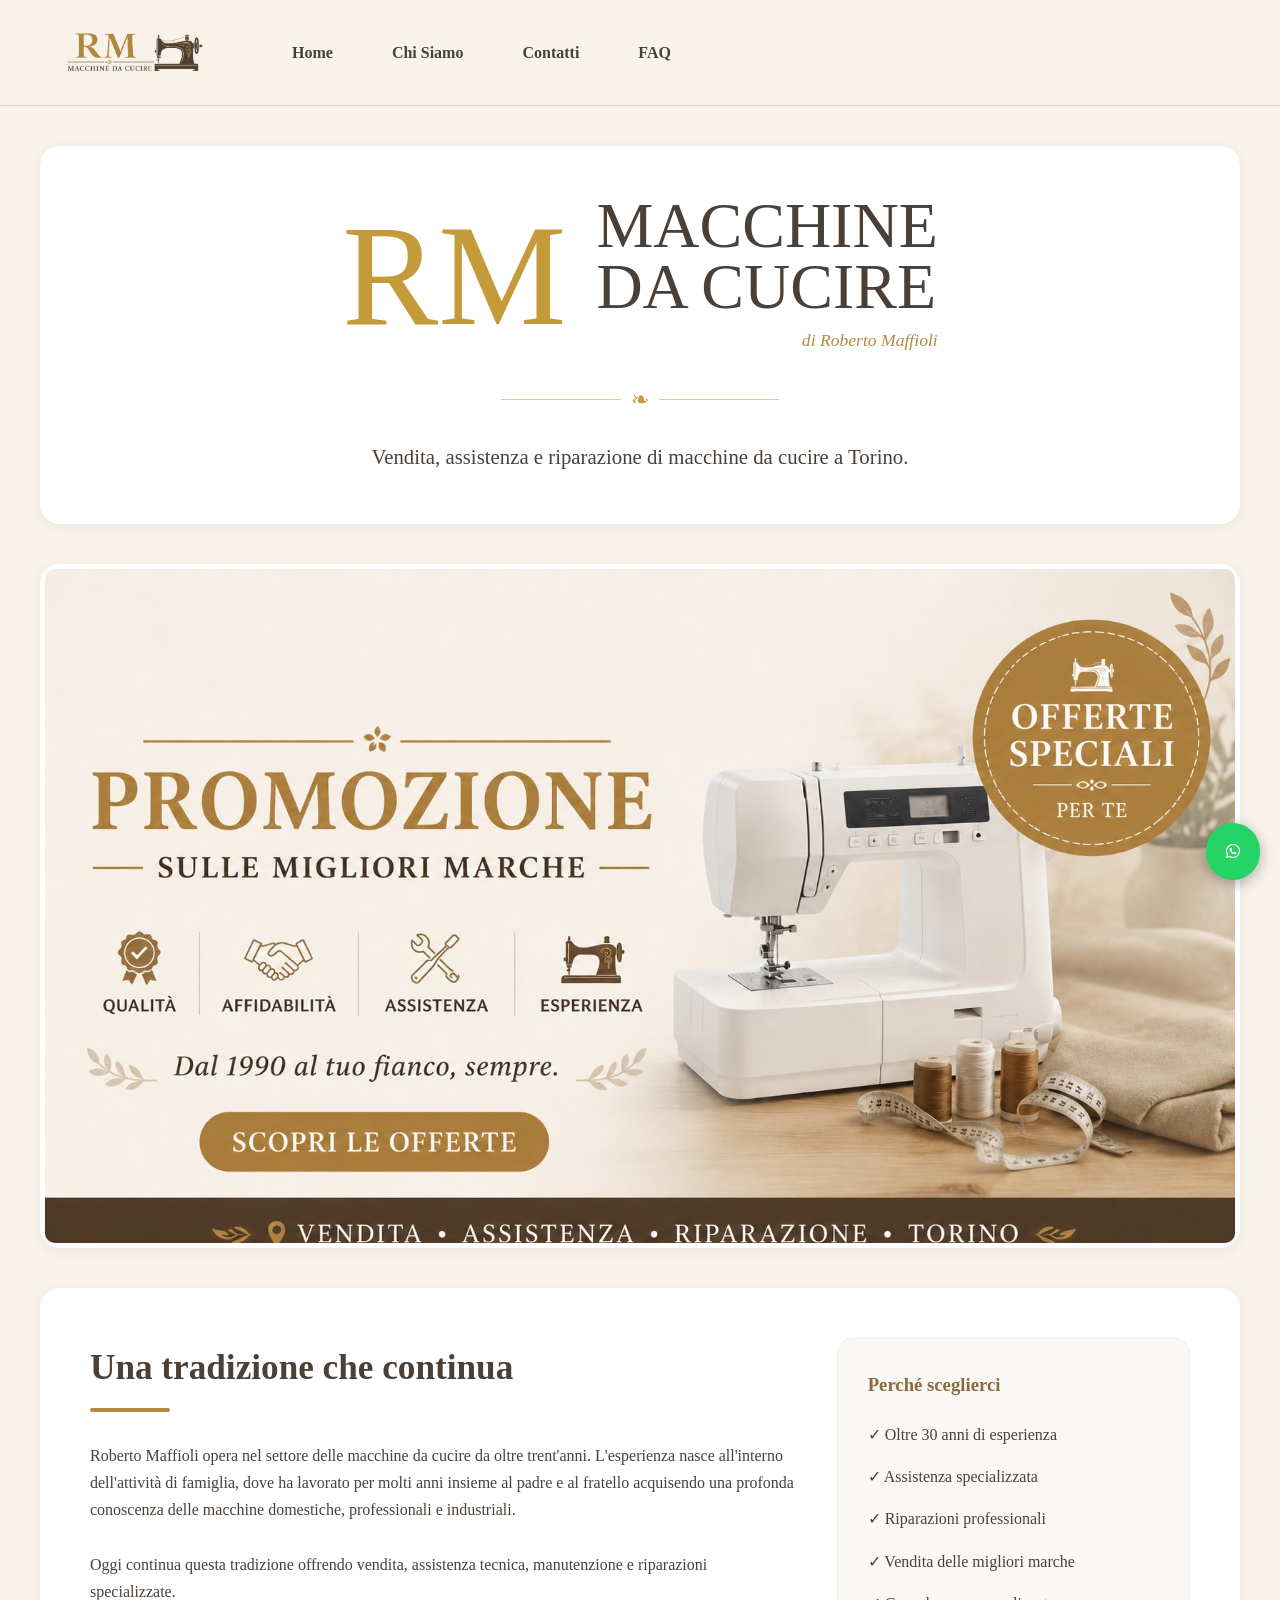
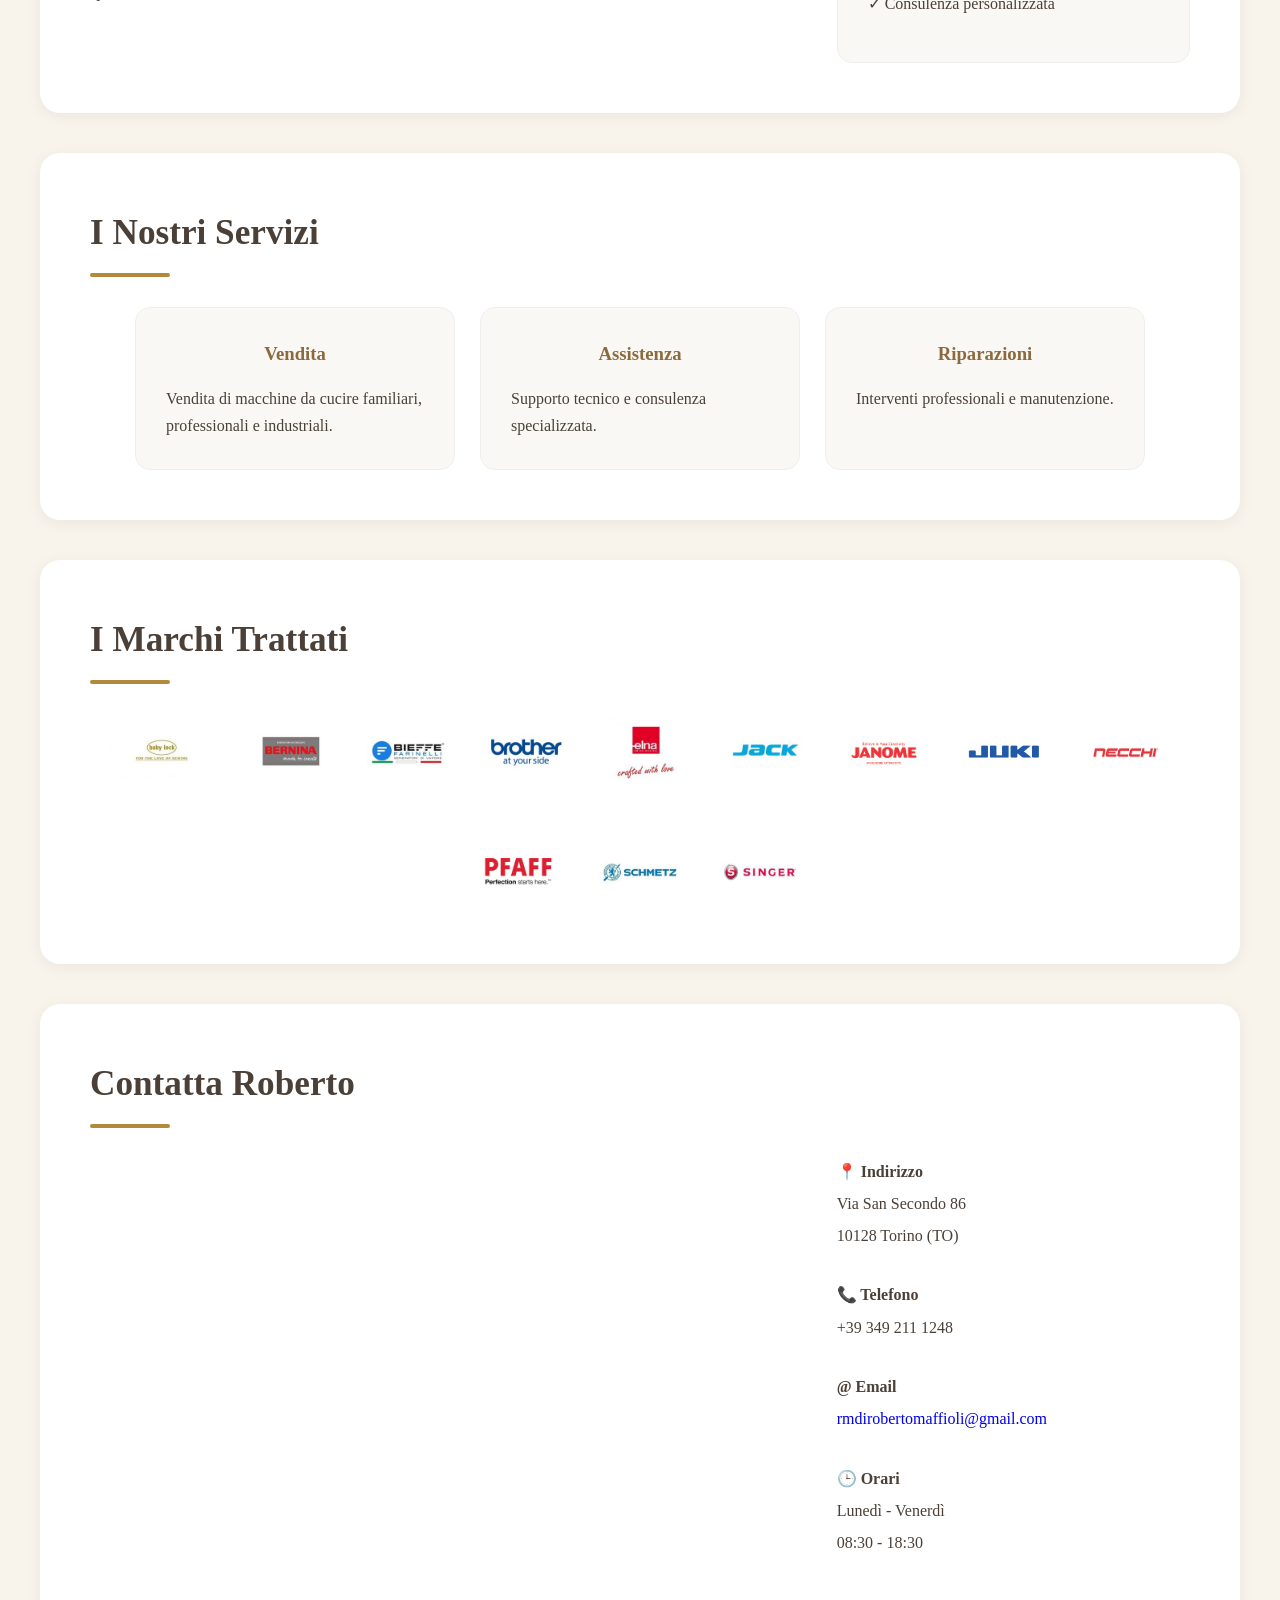
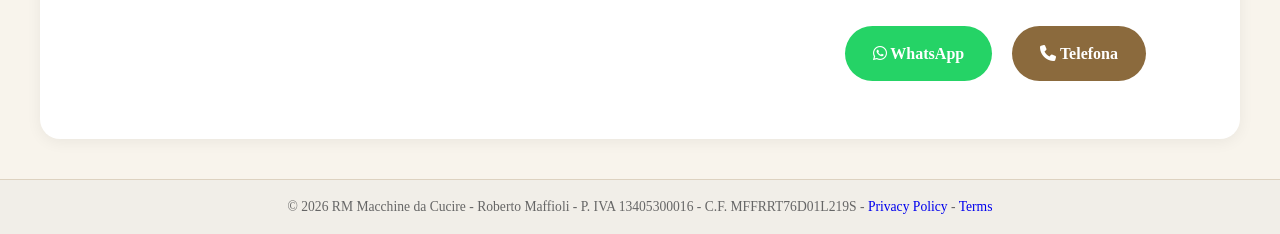
<file: index.html>
<!DOCTYPE html>
<html lang="it">

<head>

    <meta charset="UTF-8">
    <meta name="viewport" content="width=device-width, initial-scale=1.0">

    <title>RM Macchine da Cucire Torino</title>

    <meta name="description"
          content="Vendita, assistenza e riparazione di macchine da cucire a Torino.">

    <!-- Anteprime social (WhatsApp, Facebook, ecc.) -->
    <meta property="og:title" content="RM Macchine da Cucire Torino">
    <meta property="og:description" content="Vendita, assistenza e riparazione di macchine da cucire a Torino.">
    <meta property="og:image" content="https://www.rmmacchinedacucire.it/images/logo.jpg">
    <meta property="og:type" content="website">
    <meta property="og:locale" content="it_IT">
    <meta property="og:url" content="https://www.rmmacchinedacucire.it/">

    <link rel="icon" type="image/png" href="images/favicon.png">
    <link rel="apple-touch-icon" href="images/favicon.png">

    <link rel="stylesheet" href="css/style.css">
    <link rel="stylesheet"
          href="https://cdnjs.cloudflare.com/ajax/libs/font-awesome/6.5.2/css/all.min.css">

    <!-- Dati strutturati per Google (scheda attività / Maps) -->
    <script type="application/ld+json">
        {
          "@context": "https://schema.org",
          "@type": "LocalBusiness",
          "name": "RM Macchine da Cucire",
          "image": "https://www.rmmacchinedacucire.it/images/logo.jpg",
          "telephone": "+393492111248",
          "address": {
            "@type": "PostalAddress",
            "streetAddress": "Via San Secondo 86",
            "addressLocality": "Torino",
            "addressCountry": "IT"
          },
          "openingHoursSpecification": {
            "@type": "OpeningHoursSpecification",
            "dayOfWeek": ["Monday","Tuesday","Wednesday","Thursday","Friday"],
            "opens": "08:30",
            "closes": "18:30"
          },
          "url": "https://www.rmmacchinedacucire.it/"
        }
    </script>

</head>


<body>


    <header>

        <div class="header-container">

            <img src="images/logo.jpg" class="logo" alt="RM Macchine da Cucire Torino">

            <button class="menu-toggle" aria-label="Apri menu">☰</button>

            <nav>
                <a href="index.html">Home</a>
                <a href="chi-siamo.html">Chi Siamo</a>
                <a href="contatti.html">Contatti</a>
                <a href="faq.html">FAQ</a>
            </nav>

        </div>

    </header>

    <section class="section-box hero-box">

        <div class="hero-logo-row">

            <div class="hero-rm">
                RM
            </div>

            <div class="hero-text">

                <div class="hero-logo-bottom">
                    MACCHINE<br>
                    DA CUCIRE
                </div>

                <div class="hero-owner">
                    di Roberto Maffioli
                </div>

            </div>

        </div>

        <div class="hero-divider">❧</div>

        <p class="hero-slogan">
            Vendita, assistenza e riparazione di macchine da cucire a Torino.
        </p>

    </section>

    <section class="section-box promo-box">

        <div class="promo-banner">

            <img src="images/promo2.jpg" class="active" alt="Promozione 1">
            <img src="images/slide2.jpg" alt="Promozione 2">
            <img src="images/slide5.jpg" alt="Promozione 3">

        </div>

    </section>


    <section class="section-box">

        <div class="about-grid">

            <div class="about-left">

                <h2>Una tradizione che continua</h2>

                <p>
                    Roberto Maffioli opera nel settore delle macchine da cucire da oltre trent'anni.
                    L'esperienza nasce all'interno dell'attività di famiglia, dove ha lavorato per molti anni
                    insieme al padre e al fratello acquisendo una profonda conoscenza delle macchine
                    domestiche, professionali e industriali.
                </p>

                <br>

                <p>
                    Oggi continua questa tradizione offrendo vendita, assistenza tecnica,
                    manutenzione e riparazioni specializzate.
                </p>

            </div>

            <div class="about-right">

                <h3>Perché sceglierci</h3>

                <ul>
                    <li>✓ Oltre 30 anni di esperienza</li>
                    <li>✓ Assistenza specializzata</li>
                    <li>✓ Riparazioni professionali</li>
                    <li>✓ Vendita delle migliori marche</li>
                    <li>✓ Consulenza personalizzata</li>
                </ul>

            </div>

        </div>

    </section>

    <section class="section-box">

        <h2>I Nostri Servizi</h2>

        <div class="services">

            <div class="service-card">

                <h3>Vendita</h3>

                <p>
                    Vendita di macchine da cucire familiari, professionali e industriali.
                </p>

            </div>

            <div class="service-card">

                <h3>Assistenza</h3>

                <p>
                    Supporto tecnico e consulenza specializzata.
                </p>

            </div>

            <div class="service-card">

                <h3>Riparazioni</h3>

                <p>
                    Interventi professionali e manutenzione.
                </p>

            </div>

        </div>

    </section>

    <section class="section-box">

        <h2>I Marchi Trattati</h2>

        <div class="brand-logos">

            <img src="images/marchi/babylock.jpeg" alt="Logo Babylock" loading="lazy">
            <img src="images/marchi/bernina.jpeg" alt="Logo Bernina" loading="lazy">
            <img src="images/marchi/bieffe.jpeg" alt="Logo Bieffe" loading="lazy">
            <img src="images/marchi/brother.jpeg" alt="Logo Brother" loading="lazy">
            <img src="images/marchi/elna.jpeg" alt="Logo Elna" loading="lazy">
            <img src="images/marchi/jack.jpeg" alt="Logo Jack" loading="lazy">
            <img src="images/marchi/janome.png" alt="Logo Janome" loading="lazy">
            <img src="images/marchi/juki.png" alt="Logo Juki" loading="lazy">
            <img src="images/marchi/necchi.png" alt="Logo Necchi" loading="lazy">
            <img src="images/marchi/pfaff.png" alt="Logo Pfaff" loading="lazy">
            <img src="images/marchi/SCHMETZ.jpeg" alt="Logo Schmetz" loading="lazy">
            <img src="images/marchi/singer.jpeg" alt="Logo Singer" loading="lazy">

        </div>

    </section>


    <section class="section-box">

        <h2>Contatta Roberto</h2>

        <div class="location-grid">

            <div class="location-map">

                <iframe src="https://www.google.com/maps?q=Via+San+Secondo+86,+Torino&output=embed"
                        width="100%"
                        height="350"
                        style="border:0;"
                        loading="lazy">
                </iframe>

            </div>

            <div class="location-info">

                <p><strong>📍 Indirizzo</strong></p>
                <p>Via San Secondo 86</p>
                <p>10128 Torino (TO)</p>

                <br>

                <p><strong>📞 Telefono</strong></p>
                <p>+39 349 211 1248</p>

                <br>

                <p><strong>@ Email</strong></p>
                <p>
                    <a href="mailto:rmdirobertomaffioli@gmail.com">
                        rmdirobertomaffioli@gmail.com
                    </a>
                </p>

                <br>

                <p><strong>🕒 Orari</strong></p>
                <p>Lunedì - Venerdì</p>
                <p>08:30 - 18:30</p>

                <br>

                <div class="button-container">

                    <a href="https://wa.me/393492111248"
                       target="_blank"
                       aria-label="WhatsApp"
                       class="btn btn-whatsapp">
                        <i class="fa-brands fa-whatsapp"></i>
                        WhatsApp
                    </a>

                    <a href="tel:+393492111248"
                       class="btn btn-phone">
                        <i class="fa-solid fa-phone"></i>
                        Telefona
                    </a>

                </div>

            </div>

        </div>

    </section>


    <footer class="footer-mini">

        © 2026 RM Macchine da Cucire -
        Roberto Maffioli -
        P. IVA 13405300016 -
        C.F. MFFRRT76D01L219S -
        <a href="privacy.html">Privacy Policy</a> -
        <a href="termini.html">Terms</a>

    </footer>

    <a href="https://wa.me/393492111248"
       target="_blank"
       class="whatsapp-float">

        <i class="fa-brands fa-whatsapp"></i>


    </a>



    <script src="js/script.js"></script>

</body>
</html>
</file>
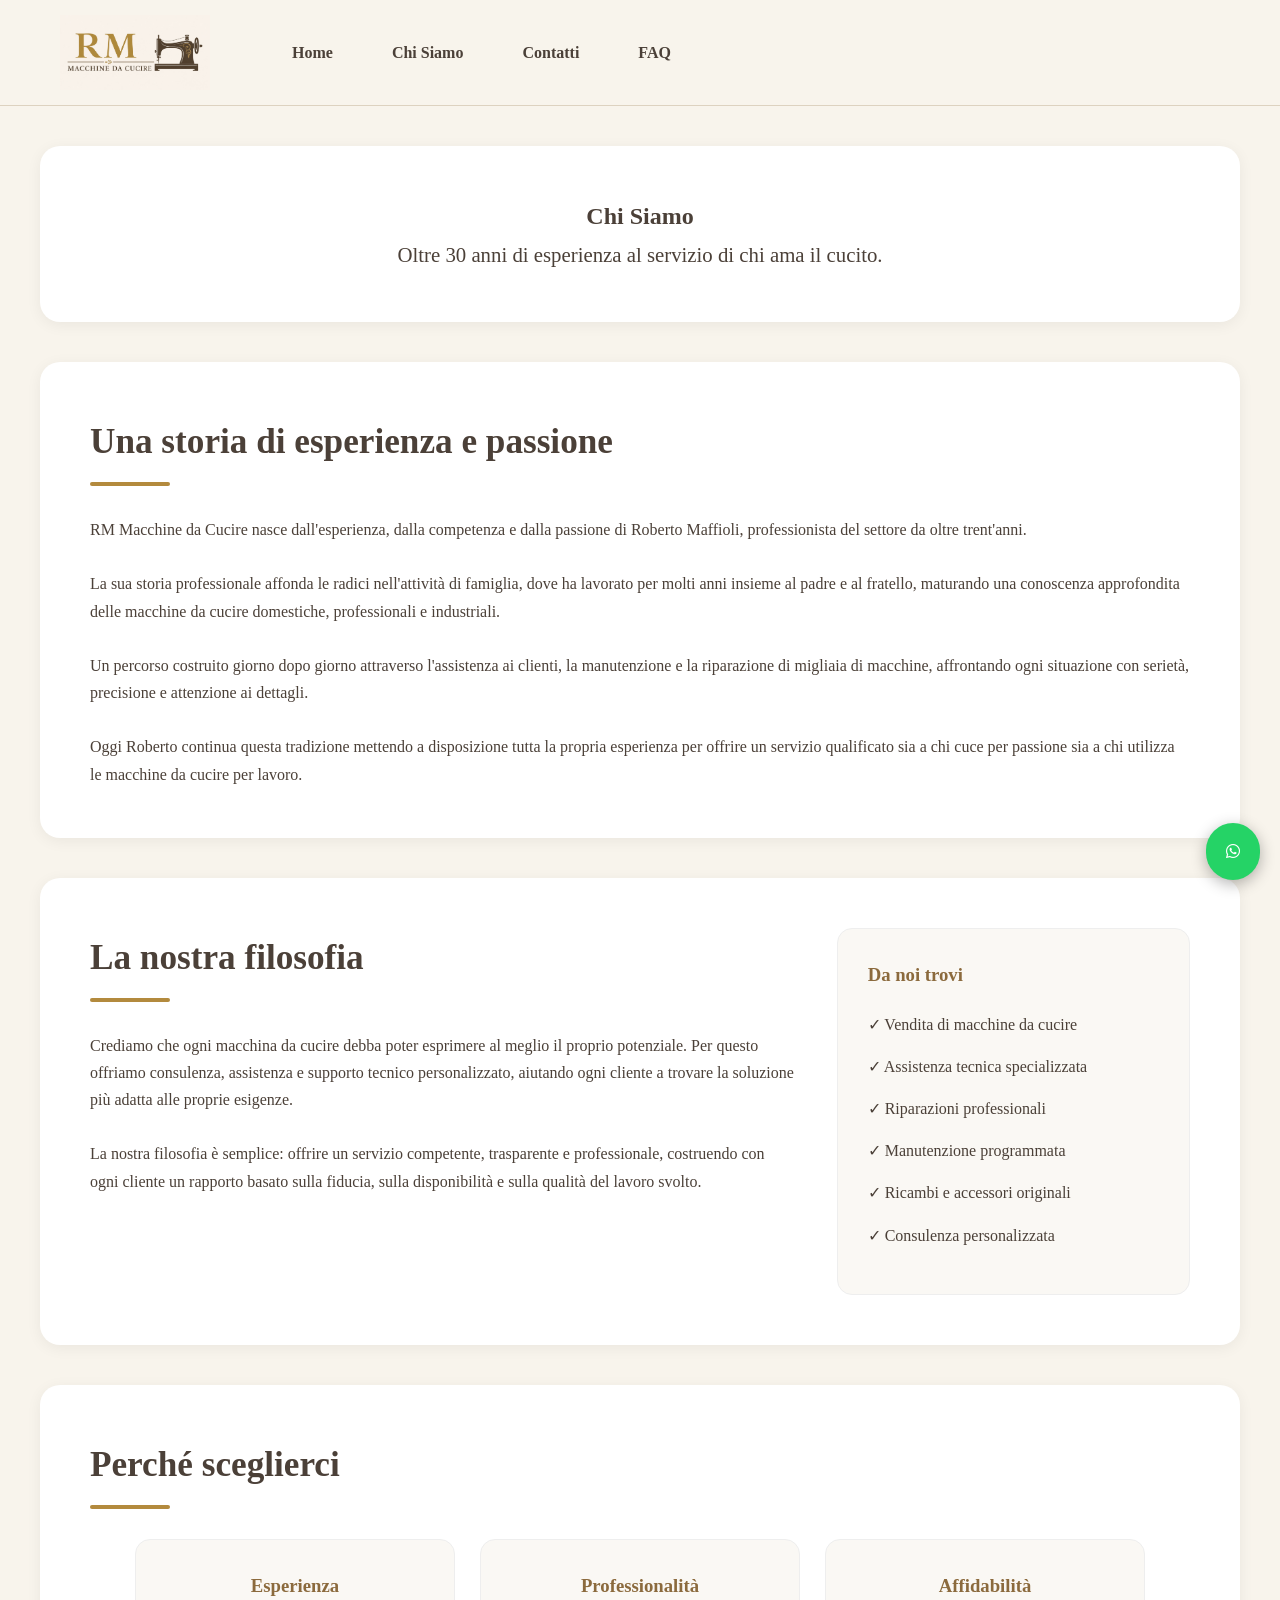
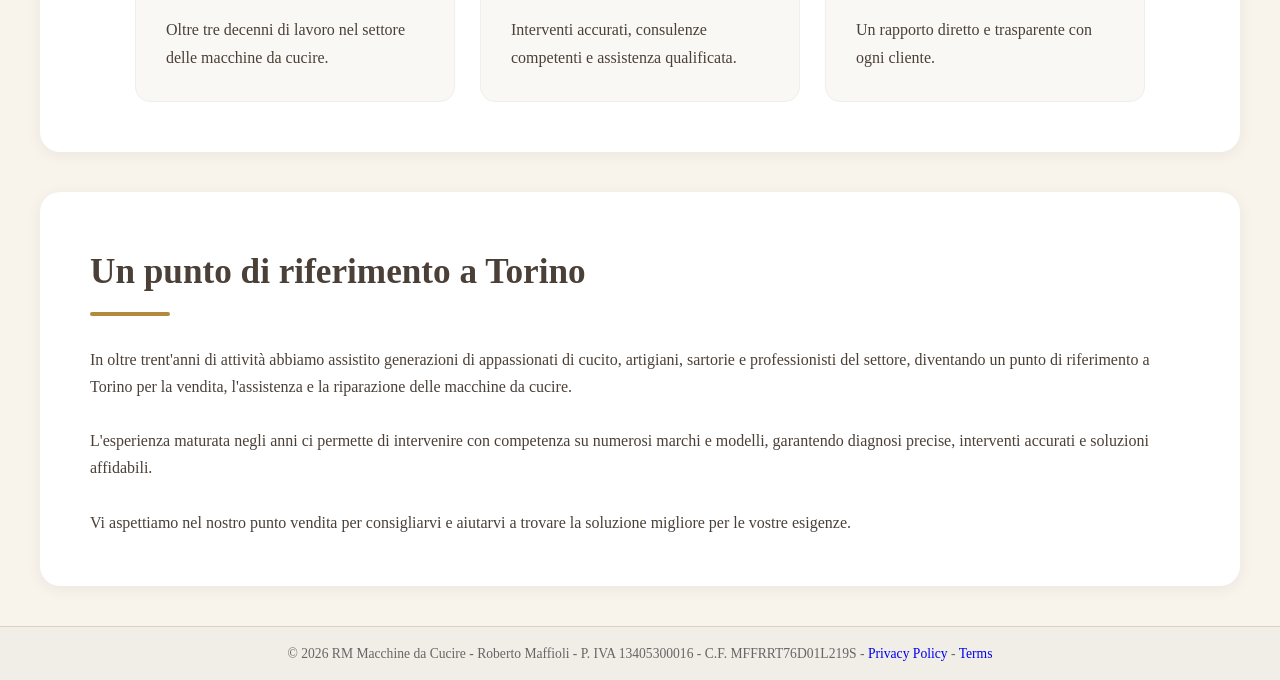
<file: chi-siamo.html>
<!DOCTYPE html>
<html lang="it">

<head>

    <meta charset="UTF-8">
    <meta name="viewport" content="width=device-width, initial-scale=1.0">

    <title>Chi Siamo - RM Macchine da Cucire Torino</title>

    <meta name="description"
          content="Scopri la storia e l'esperienza di Roberto Maffioli, specialista nella vendita e assistenza di macchine da cucire a Torino.">

    <!-- Anteprime social (WhatsApp, Facebook, ecc.) -->
    <meta property="og:title" content="Chi Siamo - RM Macchine da Cucire Torino">
    <meta property="og:description" content="Scopri la storia e l'esperienza di Roberto Maffioli, specialista nella vendita e assistenza di macchine da cucire a Torino.">
    <meta property="og:image" content="https://www.rmmacchinedacucire.it/images/logo.jpg">
    <meta property="og:type" content="website">
    <meta property="og:locale" content="it_IT">
    <meta property="og:url" content="https://www.rmmacchinedacucire.it/chi-siamo.html">

    <link rel="icon" type="image/png" href="images/favicon.png">
    <link rel="apple-touch-icon" href="images/favicon.png">

    <link rel="stylesheet" href="css/style.css">
    <link rel="stylesheet" href="https://cdnjs.cloudflare.com/ajax/libs/font-awesome/6.5.2/css/all.min.css">

    <!-- Dati strutturati per Google (scheda attività / Maps) -->
    <script type="application/ld+json">
        {
          "@context": "https://schema.org",
          "@type": "LocalBusiness",
          "name": "RM Macchine da Cucire",
          "image": "https://www.rmmacchinedacucire.it/images/logo.jpg",
          "telephone": "+393492111248",
          "address": {
            "@type": "PostalAddress",
            "streetAddress": "Via San Secondo 86",
            "addressLocality": "Torino",
            "addressCountry": "IT"
          },
          "openingHoursSpecification": {
            "@type": "OpeningHoursSpecification",
            "dayOfWeek": ["Monday","Tuesday","Wednesday","Thursday","Friday"],
            "opens": "08:30",
            "closes": "18:30"
          },
          "url": "https://www.rmmacchinedacucire.it/"
        }
    </script>

</head>

<body>

    <header>

        <div class="header-container">

            <img src="images/logo.jpg" class="logo" alt="RM Macchine da Cucire Torino">

            <button class="menu-toggle" aria-label="Apri menu">☰</button>

            <nav>
                <a href="index.html">Home</a>
                <a href="chi-siamo.html">Chi Siamo</a>
                <a href="contatti.html">Contatti</a>
                <a href="faq.html">FAQ</a>
            </nav>

        </div>

    </header>

    <section class="section-box hero-box">

        <h1>Chi Siamo</h1>

        <p class="hero-slogan">
            Oltre 30 anni di esperienza al servizio di chi ama il cucito.
        </p>

    </section>

    <section class="section-box">

        <h2>Una storia di esperienza e passione</h2>

        <p>
            RM Macchine da Cucire nasce dall'esperienza, dalla competenza e dalla
            passione di Roberto Maffioli, professionista del settore da oltre
            trent'anni.
        </p>

        <br>

        <p>
            La sua storia professionale affonda le radici nell'attività di famiglia,
            dove ha lavorato per molti anni insieme al padre e al fratello,
            maturando una conoscenza approfondita delle macchine da cucire
            domestiche, professionali e industriali.
        </p>

        <br>

        <p>
            Un percorso costruito giorno dopo giorno attraverso l'assistenza ai
            clienti, la manutenzione e la riparazione di migliaia di macchine,
            affrontando ogni situazione con serietà, precisione e attenzione ai
            dettagli.
        </p>

        <br>

        <p>
            Oggi Roberto continua questa tradizione mettendo a disposizione tutta la
            propria esperienza per offrire un servizio qualificato sia a chi cuce
            per passione sia a chi utilizza le macchine da cucire per lavoro.
        </p>

    </section>

    <section class="section-box">

        <div class="about-grid">

            <div class="about-left">

                <h2>La nostra filosofia</h2>

                <p>
                    Crediamo che ogni macchina da cucire debba poter esprimere al
                    meglio il proprio potenziale. Per questo offriamo consulenza,
                    assistenza e supporto tecnico personalizzato, aiutando ogni
                    cliente a trovare la soluzione più adatta alle proprie esigenze.
                </p>

                <br>

                <p>
                    La nostra filosofia è semplice: offrire un servizio competente,
                    trasparente e professionale, costruendo con ogni cliente un
                    rapporto basato sulla fiducia, sulla disponibilità e sulla
                    qualità del lavoro svolto.
                </p>

            </div>

            <div class="about-right">

                <h3>Da noi trovi</h3>

                <ul>
                    <li>✓ Vendita di macchine da cucire</li>
                    <li>✓ Assistenza tecnica specializzata</li>
                    <li>✓ Riparazioni professionali</li>
                    <li>✓ Manutenzione programmata</li>
                    <li>✓ Ricambi e accessori originali</li>
                    <li>✓ Consulenza personalizzata</li>
                </ul>

            </div>

        </div>

    </section>

    <section class="section-box">

        <h2>Perché sceglierci</h2>

        <div class="services">

            <div class="service-card">

                <h3>Esperienza</h3>

                <p>
                    Oltre tre decenni di lavoro nel settore delle macchine da cucire.
                </p>

            </div>

            <div class="service-card">

                <h3>Professionalità</h3>

                <p>
                    Interventi accurati, consulenze competenti e assistenza qualificata.
                </p>

            </div>

            <div class="service-card">

                <h3>Affidabilità</h3>

                <p>
                    Un rapporto diretto e trasparente con ogni cliente.
                </p>

            </div>

        </div>

    </section>

    <section class="section-box">

        <h2>Un punto di riferimento a Torino</h2>

        <p>
            In oltre trent'anni di attività abbiamo assistito generazioni di
            appassionati di cucito, artigiani, sartorie e professionisti del
            settore, diventando un punto di riferimento a Torino per la vendita,
            l'assistenza e la riparazione delle macchine da cucire.
        </p>

        <br>

        <p>
            L'esperienza maturata negli anni ci permette di intervenire con
            competenza su numerosi marchi e modelli, garantendo diagnosi precise,
            interventi accurati e soluzioni affidabili.
        </p>

        <br>

        <p>
            Vi aspettiamo nel nostro punto vendita per consigliarvi e aiutarvi a
            trovare la soluzione migliore per le vostre esigenze.
        </p>

    </section>




    <footer class="footer-mini">

        © 2026 RM Macchine da Cucire -
        Roberto Maffioli -
        P. IVA 13405300016 -
        C.F. MFFRRT76D01L219S -
        <a href="privacy.html">Privacy Policy</a> -
        <a href="termini.html">Terms</a>

    </footer>

    <a href="https://wa.me/393492111248"
       target="_blank"
       class="whatsapp-float">

        <i class="fa-brands fa-whatsapp"></i>


    </a>

    <script src="js/script.js"></script>

</body>
</html>
</file>
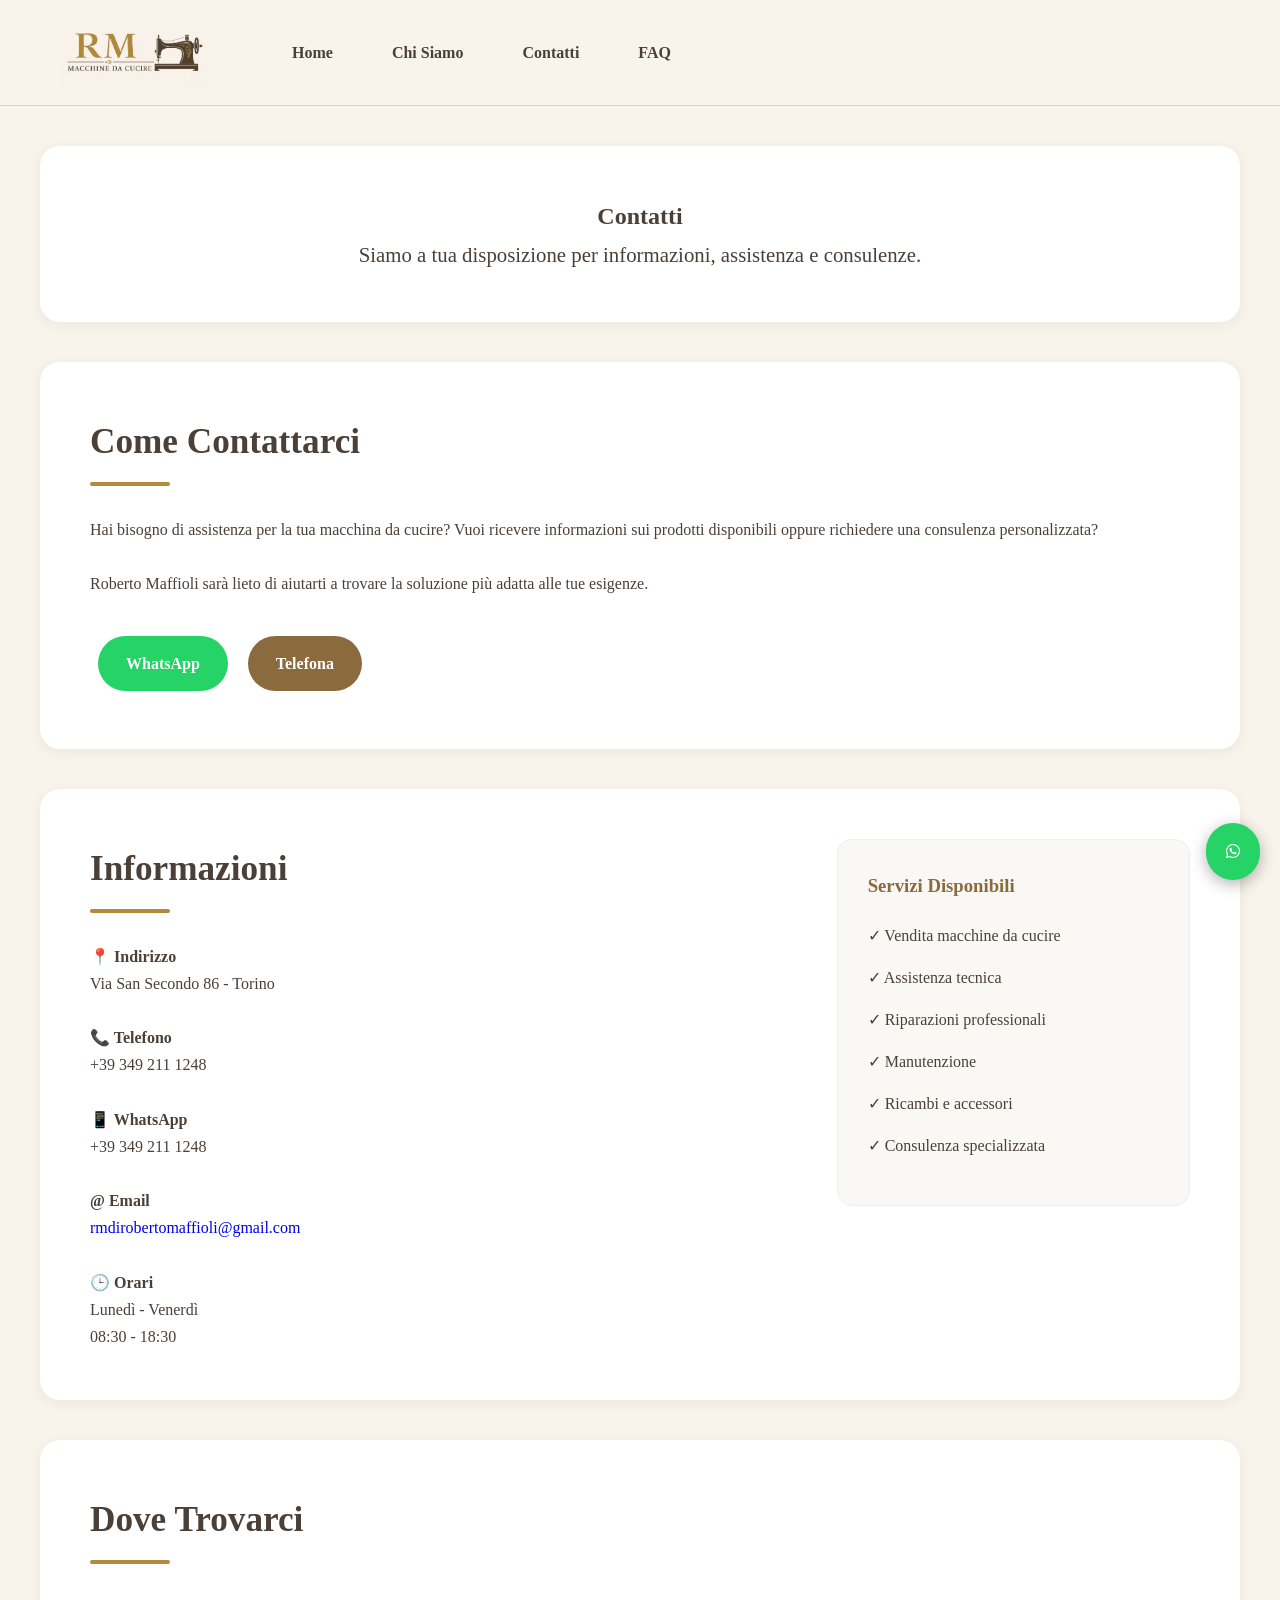
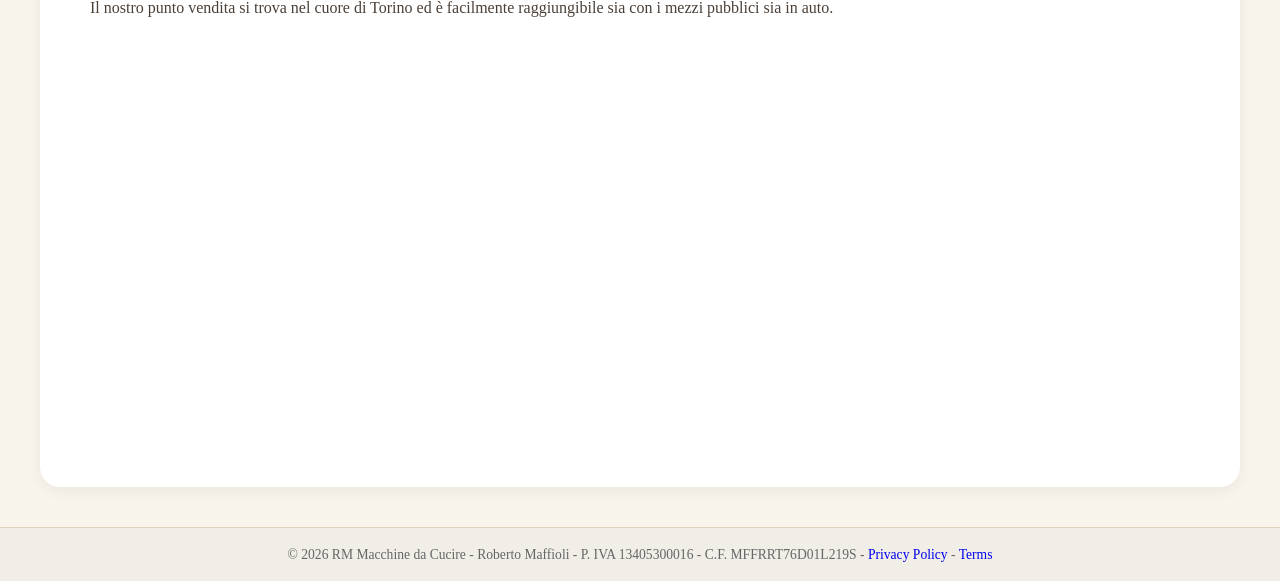
<file: contatti.html>
<!DOCTYPE html>
<html lang="it">

<head>

    <meta charset="UTF-8">
    <meta name="viewport" content="width=device-width, initial-scale=1.0">

    <title>Contatti - RM Macchine da Cucire Torino</title>

    <meta name="description"
          content="Contatta RM Macchine da Cucire Torino. Vendita, assistenza e riparazione macchine da cucire.">

    <!-- Anteprime social (WhatsApp, Facebook, ecc.) -->
    <meta property="og:title" content="Contatti - RM Macchine da Cucire Torino">
    <meta property="og:description" content="Contatta RM Macchine da Cucire Torino. Vendita, assistenza e riparazione macchine da cucire.">
    <meta property="og:image" content="https://www.rmmacchinedacucire.it/images/logo.jpg">
    <meta property="og:type" content="website">
    <meta property="og:locale" content="it_IT">
    <meta property="og:url" content="https://www.rmmacchinedacucire.it/contatti.html">

    <link rel="icon" type="image/png" href="images/favicon.png">
    <link rel="apple-touch-icon" href="images/favicon.png">

    <link rel="stylesheet" href="css/style.css">
    <link rel="stylesheet" href="https://cdnjs.cloudflare.com/ajax/libs/font-awesome/6.5.2/css/all.min.css">

    <!-- Dati strutturati per Google (scheda attività / Maps) -->
    <script type="application/ld+json">
        {
          "@context": "https://schema.org",
          "@type": "LocalBusiness",
          "name": "RM Macchine da Cucire",
          "image": "https://www.rmmacchinedacucire.it/images/logo.jpg",
          "telephone": "+393492111248",
          "address": {
            "@type": "PostalAddress",
            "streetAddress": "Via San Secondo 86",
            "addressLocality": "Torino",
            "addressCountry": "IT"
          },
          "openingHoursSpecification": {
            "@type": "OpeningHoursSpecification",
            "dayOfWeek": ["Monday","Tuesday","Wednesday","Thursday","Friday"],
            "opens": "08:30",
            "closes": "18:30"
          },
          "url": "https://www.rmmacchinedacucire.it/"
        }
    </script>

</head>

<body>

    <header>

        <div class="header-container">

            <img src="images/logo.jpg" class="logo" alt="RM Macchine da Cucire Torino">

            <button class="menu-toggle" aria-label="Apri menu">☰</button>

            <nav>
                <a href="index.html">Home</a>
                <a href="chi-siamo.html">Chi Siamo</a>
                <a href="contatti.html">Contatti</a>
                <a href="faq.html">FAQ</a>
            </nav>

        </div>

    </header>

    <section class="section-box hero-box">

        <h1>Contatti</h1>

        <p class="hero-slogan">
            Siamo a tua disposizione per informazioni, assistenza e consulenze.
        </p>

    </section>

    <section class="section-box">

        <h2>Come Contattarci</h2>

        <p>
            Hai bisogno di assistenza per la tua macchina da cucire?
            Vuoi ricevere informazioni sui prodotti disponibili oppure richiedere
            una consulenza personalizzata?
        </p>

        <br>

        <p>
            Roberto Maffioli sarà lieto di aiutarti a trovare la soluzione più
            adatta alle tue esigenze.
        </p>

        <div class="button-container">

            <a href="https://wa.me/393492111248"
               target="_blank"
               class="btn btn-whatsapp">

                WhatsApp

            </a>

            <a href="tel:+393492111248"
               class="btn btn-phone">

                Telefona

            </a>

        </div>

    </section>

    <section class="section-box">

        <div class="about-grid">

            <div class="about-left">

                <h2>Informazioni</h2>

                <p><strong>📍 Indirizzo</strong></p>
                <p>Via San Secondo 86 - Torino</p>

                <br>

                <p><strong>📞 Telefono</strong></p>
                <p>+39 349 211 1248</p>

                <br>

                <p><strong>📱 WhatsApp</strong></p>
                <p>+39 349 211 1248</p>

                <br>

                <p><strong>@ Email</strong></p>
                <p>
                    <a href="mailto:rmdirobertomaffioli@gmail.com">
                        rmdirobertomaffioli@gmail.com
                    </a>
                </p>

                <br>

                <p><strong>🕒 Orari</strong></p>
                <p>Lunedì - Venerdì</p>
                <p>08:30 - 18:30</p>

            </div>

            <div class="about-right">

                <h3>Servizi Disponibili</h3>

                <ul>
                    <li>✓ Vendita macchine da cucire</li>
                    <li>✓ Assistenza tecnica</li>
                    <li>✓ Riparazioni professionali</li>
                    <li>✓ Manutenzione</li>
                    <li>✓ Ricambi e accessori</li>
                    <li>✓ Consulenza specializzata</li>
                </ul>

            </div>

        </div>

    </section>

    <section class="section-box">

        <h2>Dove Trovarci</h2>

        <p>
            Il nostro punto vendita si trova nel cuore di Torino ed è facilmente
            raggiungibile sia con i mezzi pubblici sia in auto.
        </p>

        <br>

        <div style="margin-top:30px; border-radius:15px; overflow:hidden;">
            <iframe src="https://www.google.com/maps?q=Via+San+Secondo+86,+Torino&output=embed"
                    width="100%"
                    height="350"
                    style="border:0;"
                    loading="lazy"
                    title="Mappa - Via San Secondo 86, Torino">
            </iframe>
        </div>

    </section>



    <footer class="footer-mini">

        © 2026 RM Macchine da Cucire -
        Roberto Maffioli -
        P. IVA 13405300016 -
        C.F. MFFRRT76D01L219S -
        <a href="privacy.html">Privacy Policy</a> -
        <a href="termini.html">Terms</a>

    </footer>

    <a href="https://wa.me/393492111248"
       target="_blank"
       class="whatsapp-float">

        <i class="fa-brands fa-whatsapp"></i>


    </a>

    <script src="js/script.js"></script>

</body>
</html>
</file>
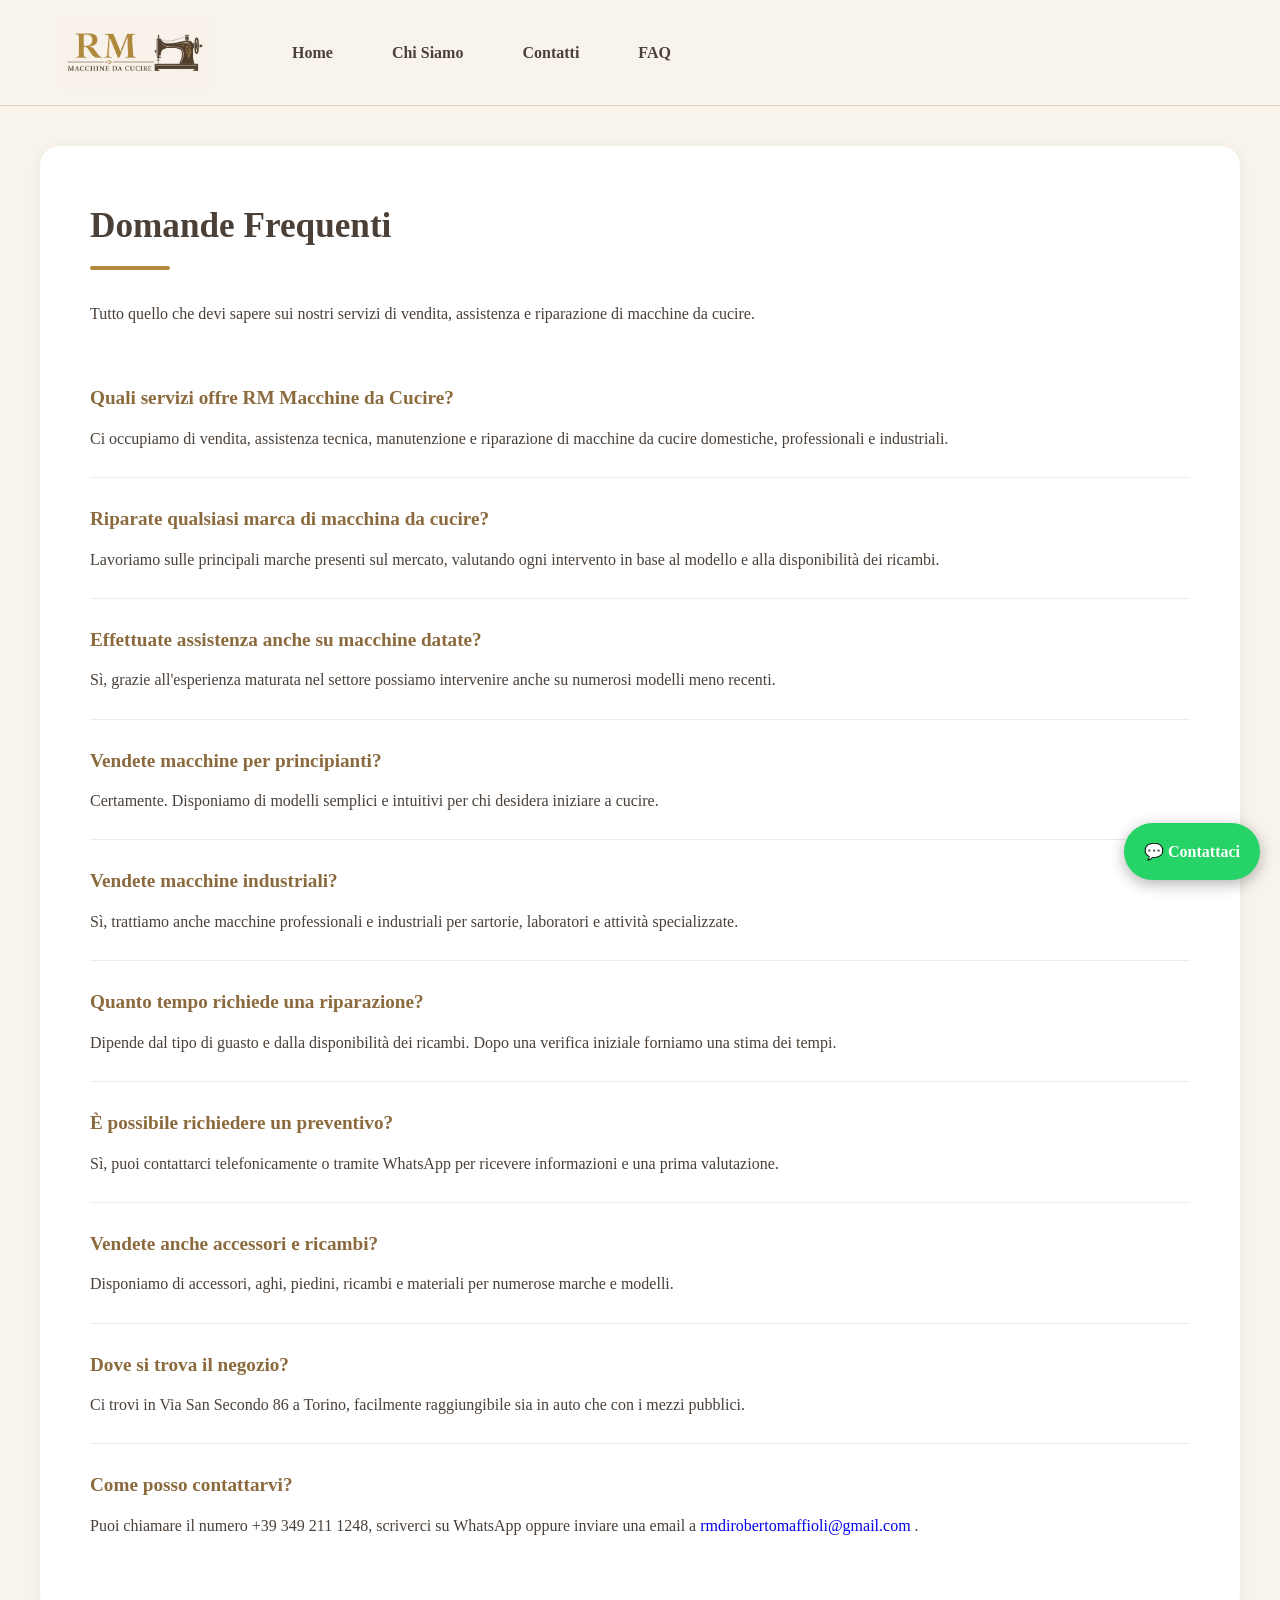
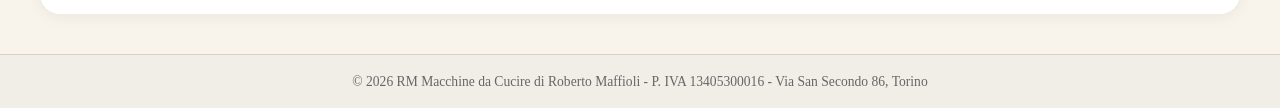
<file: faq.html>
<!DOCTYPE html>
<html lang="it">

<head>

    <meta charset="UTF-8">
    <meta name="viewport" content="width=device-width, initial-scale=1.0">

    <title>FAQ - RM Macchine da Cucire Torino</title>

    <meta name="description"
          content="Domande frequenti su vendita, assistenza e riparazione di macchine da cucire a Torino.">

    <link rel="icon" type="image/png" href="images/favicon.png">
    <link rel="apple-touch-icon" href="images/favicon.png">

    <link rel="stylesheet" href="css/style.css">

</head>

<body>

    <header>

        <div class="header-container">

            <img src="images/logo.jpg" class="logo">

            <div class="menu-toggle">☰</div>

            <nav>
                <a href="index.html">Home</a>
                <a href="chi-siamo.html">Chi Siamo</a>
                <a href="contatti.html">Contatti</a>
                <a href="faq.html">FAQ</a>
            </nav>

        </div>

    </header>

    <section class="section-box">

        <h2>Domande Frequenti</h2>

        <p style="margin-bottom:30px;">
            Tutto quello che devi sapere sui nostri servizi di vendita,
            assistenza e riparazione di macchine da cucire.
        </p>

        <div class="faq-item">
            <h3>Quali servizi offre RM Macchine da Cucire?</h3>
            <p>
                Ci occupiamo di vendita, assistenza tecnica,
                manutenzione e riparazione di macchine da cucire
                domestiche, professionali e industriali.
            </p>
        </div>

        <div class="faq-item">
            <h3>Riparate qualsiasi marca di macchina da cucire?</h3>
            <p>
                Lavoriamo sulle principali marche presenti sul mercato,
                valutando ogni intervento in base al modello e alla disponibilità dei ricambi.
            </p>
        </div>

        <div class="faq-item">
            <h3>Effettuate assistenza anche su macchine datate?</h3>
            <p>
                Sì, grazie all'esperienza maturata nel settore possiamo
                intervenire anche su numerosi modelli meno recenti.
            </p>
        </div>

        <div class="faq-item">
            <h3>Vendete macchine per principianti?</h3>
            <p>
                Certamente. Disponiamo di modelli semplici e intuitivi
                per chi desidera iniziare a cucire.
            </p>
        </div>

        <div class="faq-item">
            <h3>Vendete macchine industriali?</h3>
            <p>
                Sì, trattiamo anche macchine professionali e industriali
                per sartorie, laboratori e attività specializzate.
            </p>
        </div>

        <div class="faq-item">
            <h3>Quanto tempo richiede una riparazione?</h3>
            <p>
                Dipende dal tipo di guasto e dalla disponibilità dei ricambi.
                Dopo una verifica iniziale forniamo una stima dei tempi.
            </p>
        </div>

        <div class="faq-item">
            <h3>È possibile richiedere un preventivo?</h3>
            <p>
                Sì, puoi contattarci telefonicamente o tramite WhatsApp
                per ricevere informazioni e una prima valutazione.
            </p>
        </div>

        <div class="faq-item">
            <h3>Vendete anche accessori e ricambi?</h3>
            <p>
                Disponiamo di accessori, aghi, piedini, ricambi
                e materiali per numerose marche e modelli.
            </p>
        </div>

        <div class="faq-item">
            <h3>Dove si trova il negozio?</h3>
            <p>
                Ci trovi in Via San Secondo 86 a Torino,
                facilmente raggiungibile sia in auto che con i mezzi pubblici.
            </p>
        </div>

        <div class="faq-item">

            <h3>Come posso contattarvi?</h3>

            <p>
                Puoi chiamare il numero +39 349 211 1248,
                scriverci su WhatsApp oppure inviare una email a
                <a href="mailto:rmdirobertomaffioli@gmail.com">
                    rmdirobertomaffioli@gmail.com
                </a>.
            </p>

        </div>

    </section>

    <footer class="footer-mini">

        © 2026 RM Macchine da Cucire di Roberto Maffioli -
        P. IVA 13405300016 -
        Via San Secondo 86, Torino

    </footer>

    <a href="https://wa.me/393492111248"
       target="_blank"
       class="whatsapp-float">

        💬 Contattaci

    </a>

    <script src="js/script.js"></script>

</body>
</html>
</file>
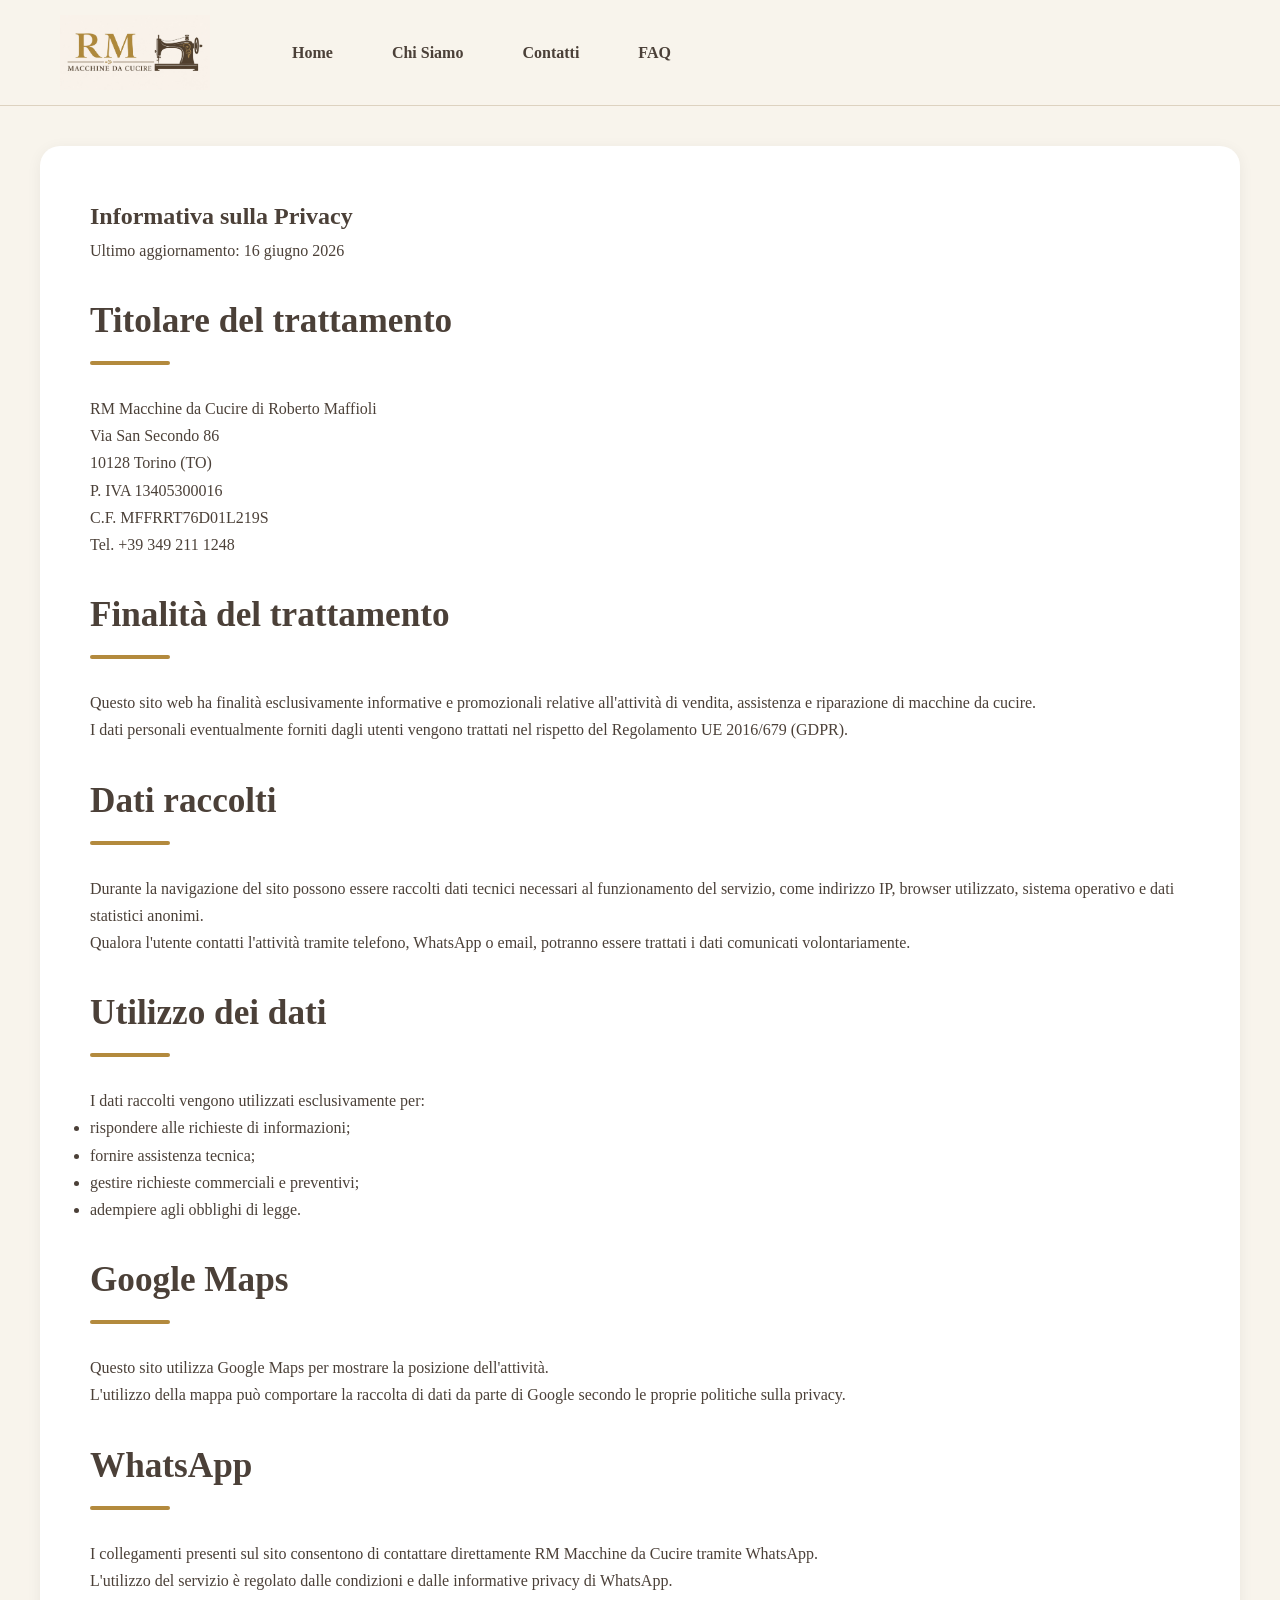
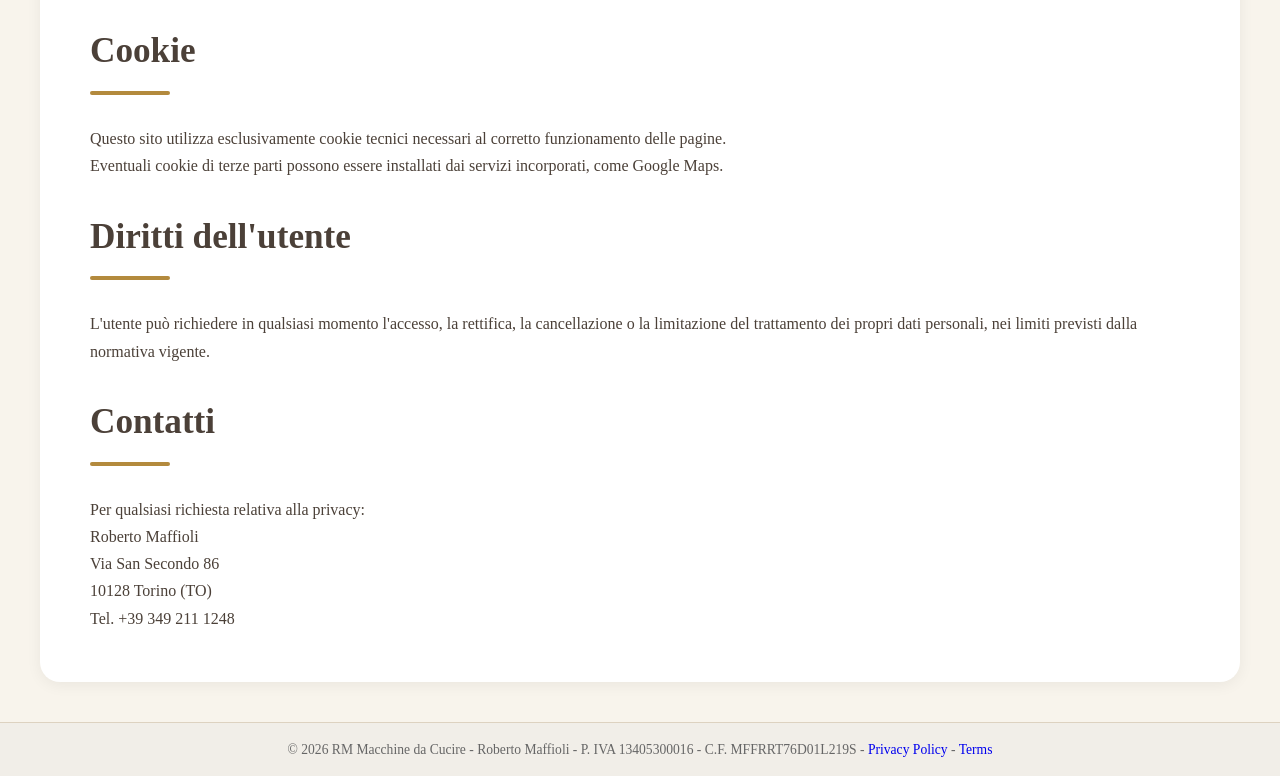
<file: privacy.html>
﻿<!DOCTYPE html>
<html lang="it">

<head>

    <meta charset="UTF-8">
    <meta name="viewport" content="width=device-width, initial-scale=1.0">

    <title>Privacy Policy - RM Macchine da Cucire Torino</title>

    <meta name="description"
          content="Informativa Privacy di RM Macchine da Cucire di Roberto Maffioli.">

    <!-- Anteprime social (WhatsApp, Facebook, ecc.) -->
    <meta property="og:title" content="Chi Siamo - RM Macchine da Cucire Torino">
    <meta property="og:description" content="Scopri la storia e l'esperienza di Roberto Maffioli, specialista nella vendita e assistenza di macchine da cucire a Torino.">
    <meta property="og:image" content="https://www.rmmacchinedacucire.it/images/logo.jpg">
    <meta property="og:type" content="website">
    <meta property="og:locale" content="it_IT">
    <meta property="og:url" content="https://www.rmmacchinedacucire.it/chi-siamo.html">

    <link rel="icon" type="image/png" href="images/favicon.png">
    <link rel="apple-touch-icon" href="images/favicon.png">

    <link rel="stylesheet" href="css/style.css">
    <link rel="stylesheet" href="https://cdnjs.cloudflare.com/ajax/libs/font-awesome/6.5.2/css/all.min.css">

</head>

<body>

    <header>

        <div class="header-container">

            <img src="images/logo.jpg"
                 class="logo"
                 alt="RM Macchine da Cucire Torino">

            <button class="menu-toggle" aria-label="Apri menu">☰</button>

            <nav>
                <a href="index.html">Home</a>
                <a href="chi-siamo.html">Chi Siamo</a>
                <a href="contatti.html">Contatti</a>
                <a href="faq.html">FAQ</a>
            </nav>

        </div>

    </header>

    <section class="section-box">

        <h1>Informativa sulla Privacy</h1>

        <p>
            Ultimo aggiornamento: 16 giugno 2026
        </p>

        <br>

        <h2>Titolare del trattamento</h2>

        <p>
            RM Macchine da Cucire di Roberto Maffioli<br>
            Via San Secondo 86<br>
            10128 Torino (TO)<br>
            P. IVA 13405300016<br>
            C.F. MFFRRT76D01L219S<br>
            Tel. +39 349 211 1248
        </p>

        <br>

        <h2>Finalità del trattamento</h2>

        <p>
            Questo sito web ha finalità esclusivamente informative e promozionali
            relative all'attività di vendita, assistenza e riparazione di macchine da cucire.
        </p>

        <p>
            I dati personali eventualmente forniti dagli utenti vengono trattati
            nel rispetto del Regolamento UE 2016/679 (GDPR).
        </p>

        <br>

        <h2>Dati raccolti</h2>

        <p>
            Durante la navigazione del sito possono essere raccolti dati tecnici
            necessari al funzionamento del servizio, come indirizzo IP,
            browser utilizzato, sistema operativo e dati statistici anonimi.
        </p>

        <p>
            Qualora l'utente contatti l'attività tramite telefono, WhatsApp o email,
            potranno essere trattati i dati comunicati volontariamente.
        </p>

        <br>

        <h2>Utilizzo dei dati</h2>

        <p>
            I dati raccolti vengono utilizzati esclusivamente per:
        </p>

        <ul>
            <li>rispondere alle richieste di informazioni;</li>
            <li>fornire assistenza tecnica;</li>
            <li>gestire richieste commerciali e preventivi;</li>
            <li>adempiere agli obblighi di legge.</li>
        </ul>

        <br>

        <h2>Google Maps</h2>

        <p>
            Questo sito utilizza Google Maps per mostrare la posizione
            dell'attività.
        </p>

        <p>
            L'utilizzo della mappa può comportare la raccolta di dati da parte
            di Google secondo le proprie politiche sulla privacy.
        </p>

        <br>

        <h2>WhatsApp</h2>

        <p>
            I collegamenti presenti sul sito consentono di contattare
            direttamente RM Macchine da Cucire tramite WhatsApp.
        </p>

        <p>
            L'utilizzo del servizio è regolato dalle condizioni e dalle
            informative privacy di WhatsApp.
        </p>

        <br>

        <h2>Cookie</h2>

        <p>
            Questo sito utilizza esclusivamente cookie tecnici necessari
            al corretto funzionamento delle pagine.
        </p>

        <p>
            Eventuali cookie di terze parti possono essere installati dai
            servizi incorporati, come Google Maps.
        </p>

        <br>

        <h2>Diritti dell'utente</h2>

        <p>
            L'utente può richiedere in qualsiasi momento l'accesso,
            la rettifica, la cancellazione o la limitazione del trattamento
            dei propri dati personali, nei limiti previsti dalla normativa vigente.
        </p>

        <br>

        <h2>Contatti</h2>

        <p>
            Per qualsiasi richiesta relativa alla privacy:
        </p>

        <p>
            Roberto Maffioli<br>
            Via San Secondo 86<br>
            10128 Torino (TO)<br>
            Tel. +39 349 211 1248
        </p>

    </section>


    <footer class="footer-mini">

        © 2026 RM Macchine da Cucire -
        Roberto Maffioli -
        P. IVA 13405300016 -
        C.F. MFFRRT76D01L219S -
        <a href="privacy.html">Privacy Policy</a> -
        <a href="termini.html">Terms</a>

    </footer>

    <script src="js/script.js"></script>

</body>

</html>
</file>
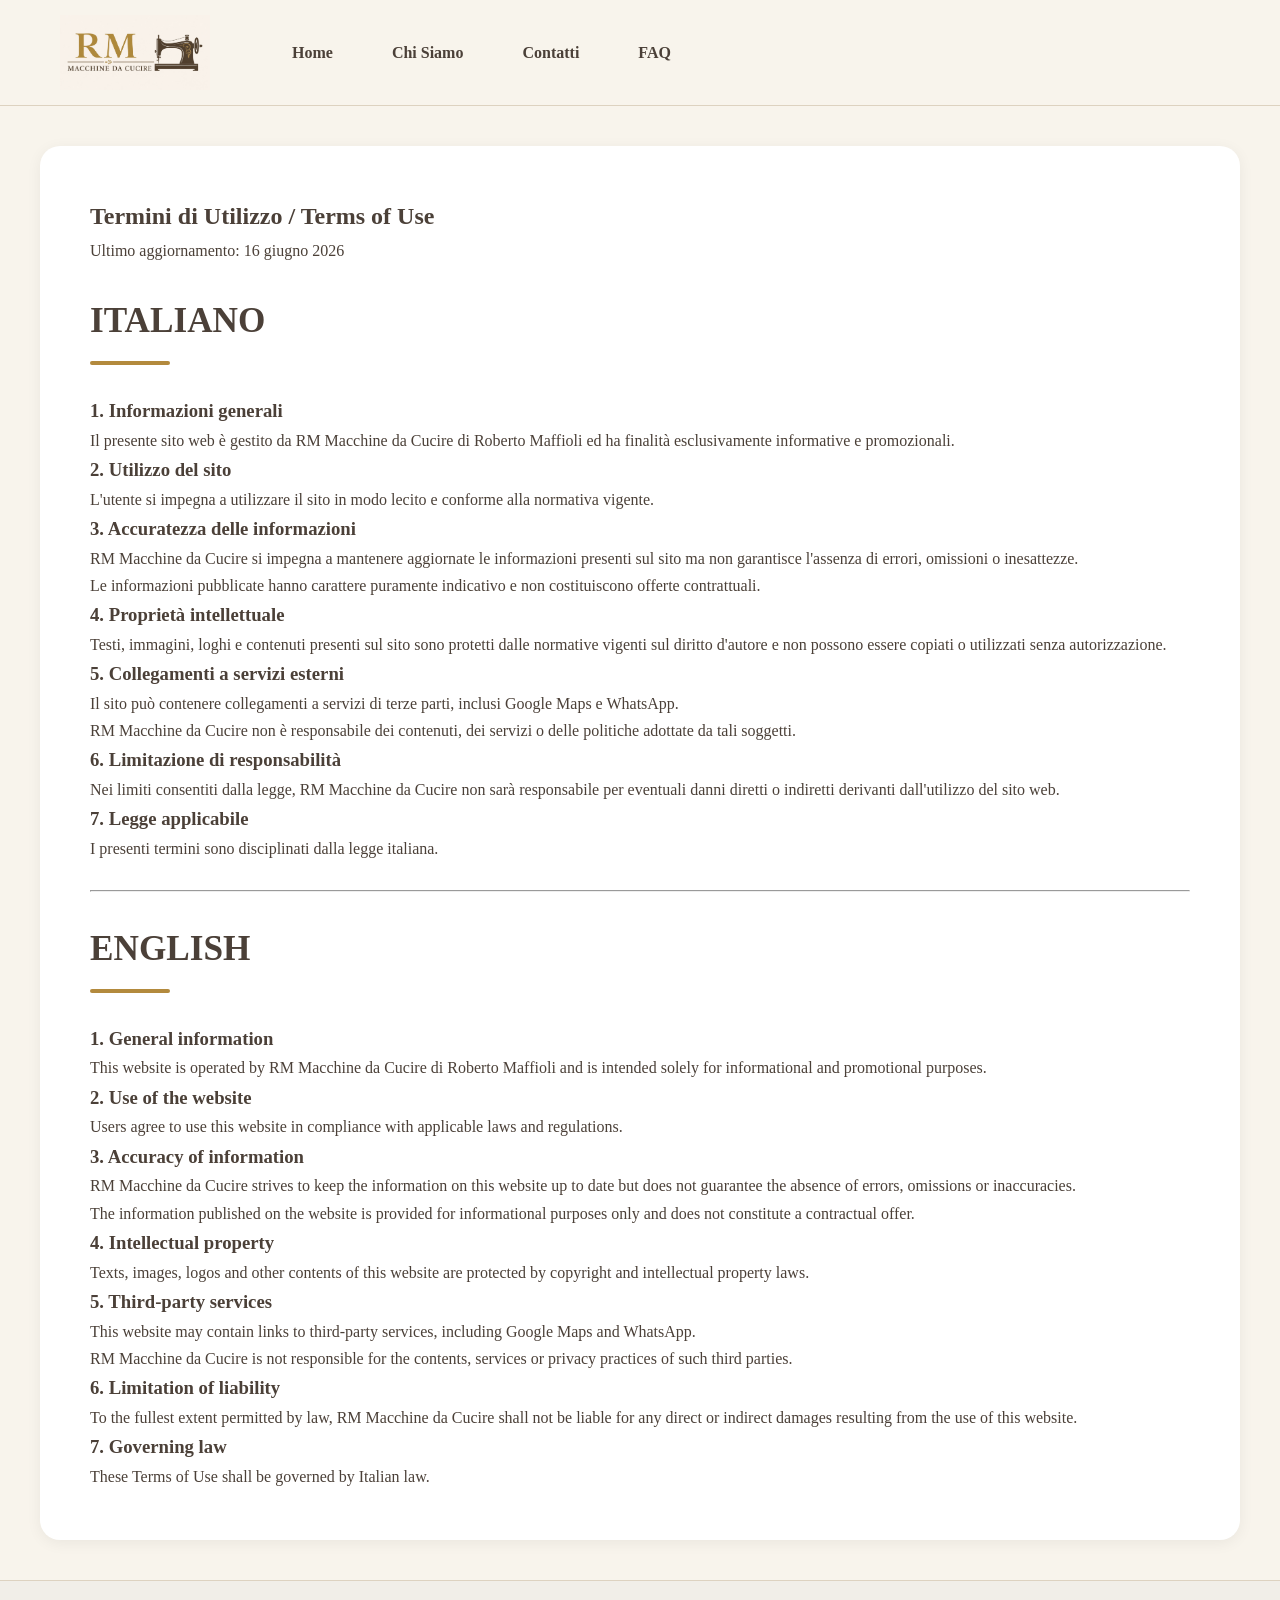
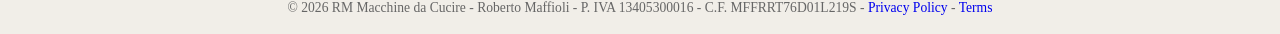
<file: termini.html>
<!DOCTYPE html>
<html lang="it">

<head>

    <meta charset="UTF-8">
    <meta name="viewport" content="width=device-width, initial-scale=1.0">

    <title>Privacy Policy - RM Macchine da Cucire Torino</title>

    <meta name="description"
          content="Informativa Privacy di RM Macchine da Cucire di Roberto Maffioli.">

    <!-- Anteprime social (WhatsApp, Facebook, ecc.) -->
    <meta property="og:title" content="Chi Siamo - RM Macchine da Cucire Torino">
    <meta property="og:description" content="Scopri la storia e l'esperienza di Roberto Maffioli, specialista nella vendita e assistenza di macchine da cucire a Torino.">
    <meta property="og:image" content="https://www.rmmacchinedacucire.it/images/logo.jpg">
    <meta property="og:type" content="website">
    <meta property="og:locale" content="it_IT">
    <meta property="og:url" content="https://www.rmmacchinedacucire.it/chi-siamo.html">

    <link rel="icon" type="image/png" href="images/favicon.png">
    <link rel="apple-touch-icon" href="images/favicon.png">

    <link rel="stylesheet" href="css/style.css">
    <link rel="stylesheet" href="https://cdnjs.cloudflare.com/ajax/libs/font-awesome/6.5.2/css/all.min.css">

</head>

<header>

    <div class="header-container">

        <img src="images/logo.jpg"
             class="logo"
             alt="RM Macchine da Cucire Torino">

        <button class="menu-toggle" aria-label="Apri menu">☰</button>

        <nav>
            <a href="index.html">Home</a>
            <a href="chi-siamo.html">Chi Siamo</a>
            <a href="contatti.html">Contatti</a>
            <a href="faq.html">FAQ</a>
        </nav>

    </div>

</header>

<section class="section-box">

    <h1>Termini di Utilizzo / Terms of Use</h1>

    <p>
        Ultimo aggiornamento: 16 giugno 2026
    </p>

    <br>

    <h2>ITALIANO</h2>

    <h3>1. Informazioni generali</h3>

    <p>
        Il presente sito web è gestito da RM Macchine da Cucire di Roberto Maffioli
        ed ha finalità esclusivamente informative e promozionali.
    </p>

    <h3>2. Utilizzo del sito</h3>

    <p>
        L'utente si impegna a utilizzare il sito in modo lecito e conforme
        alla normativa vigente.
    </p>

    <h3>3. Accuratezza delle informazioni</h3>

    <p>
        RM Macchine da Cucire si impegna a mantenere aggiornate le informazioni
        presenti sul sito ma non garantisce l'assenza di errori, omissioni
        o inesattezze.
    </p>

    <p>
        Le informazioni pubblicate hanno carattere puramente indicativo
        e non costituiscono offerte contrattuali.
    </p>

    <h3>4. Proprietà intellettuale</h3>

    <p>
        Testi, immagini, loghi e contenuti presenti sul sito sono protetti
        dalle normative vigenti sul diritto d'autore e non possono essere
        copiati o utilizzati senza autorizzazione.
    </p>

    <h3>5. Collegamenti a servizi esterni</h3>

    <p>
        Il sito può contenere collegamenti a servizi di terze parti,
        inclusi Google Maps e WhatsApp.
    </p>

    <p>
        RM Macchine da Cucire non è responsabile dei contenuti,
        dei servizi o delle politiche adottate da tali soggetti.
    </p>

    <h3>6. Limitazione di responsabilità</h3>

    <p>
        Nei limiti consentiti dalla legge, RM Macchine da Cucire non sarà
        responsabile per eventuali danni diretti o indiretti derivanti
        dall'utilizzo del sito web.
    </p>

    <h3>7. Legge applicabile</h3>

    <p>
        I presenti termini sono disciplinati dalla legge italiana.
    </p>

    <br>
    <hr>
    <br>

    <h2>ENGLISH</h2>

    <h3>1. General information</h3>

    <p>
        This website is operated by RM Macchine da Cucire di Roberto Maffioli
        and is intended solely for informational and promotional purposes.
    </p>

    <h3>2. Use of the website</h3>

    <p>
        Users agree to use this website in compliance with applicable laws
        and regulations.
    </p>

    <h3>3. Accuracy of information</h3>

    <p>
        RM Macchine da Cucire strives to keep the information on this website
        up to date but does not guarantee the absence of errors,
        omissions or inaccuracies.
    </p>

    <p>
        The information published on the website is provided for informational
        purposes only and does not constitute a contractual offer.
    </p>

    <h3>4. Intellectual property</h3>

    <p>
        Texts, images, logos and other contents of this website are protected
        by copyright and intellectual property laws.
    </p>

    <h3>5. Third-party services</h3>

    <p>
        This website may contain links to third-party services,
        including Google Maps and WhatsApp.
    </p>

    <p>
        RM Macchine da Cucire is not responsible for the contents,
        services or privacy practices of such third parties.
    </p>

    <h3>6. Limitation of liability</h3>

    <p>
        To the fullest extent permitted by law, RM Macchine da Cucire
        shall not be liable for any direct or indirect damages resulting
        from the use of this website.
    </p>

    <h3>7. Governing law</h3>

    <p>
        These Terms of Use shall be governed by Italian law.
    </p>

</section>

<footer class="footer-mini">

    © 2026 RM Macchine da Cucire -
    Roberto Maffioli -
    P. IVA 13405300016 -
    C.F. MFFRRT76D01L219S -
    <a href="privacy.html">Privacy Policy</a> -
    <a href="termini.html">Terms</a>

</footer>

<script src="js/script.js"></script>
</file>
<file: css/style.css>
* {
    margin: 0;
    padding: 0;
    box-sizing: border-box;
}

body {
    font-family: Georgia, serif;
    background: #f8f4ec;
    color: #4b4038;
    line-height: 1.7;
}

a {
    text-decoration: none;
}


/* ===== HEADER ===== */

header {
    background: #f8f4ec;
    border-bottom: 1px solid #ddd2c0;
    position: sticky;
    top: 0;
    z-index: 999;
}

.header-container {
    max-width: 1200px;
    margin: auto;
    display: flex;
    align-items: center;
    padding: 15px 20px;
}

.logo {
    height: 75px;
    width: auto;
    margin-right: 40px;
}

.menu-toggle {
    display: none;
    font-size: 2rem;
    cursor: pointer;
    color: #4b4038;
    padding: 10px;
    background: none;
    border: none;
}

nav {
    display: flex;
    gap: 35px;
    margin-left: 30px;
    transition: all .3s ease;
}

    nav a {
        color: #4b4038;
        font-size: 1rem;
        font-weight: 600;
        padding: 8px 12px;
        border-radius: 6px;
        transition: .3s;
    }

        nav a:hover {
            background: #efe7da;
            color: #8b6a3d;
        }


/* ===== HERO ===== */

.hero-box {
    background: white;
    text-align: center;
    padding: 60px 80px;
}

.hero-logo-row {
    display: flex;
    justify-content: center;
    align-items: center;
    gap: 30px;
    width: fit-content;
    margin: 0 auto;
}

.hero-rm {
    font-size: 9rem;
    line-height: 1;
    color: #c49a3a;
    font-family: Georgia, serif;
}

.hero-text {
    display: flex;
    flex-direction: column;
    align-items: flex-start;
}

.hero-logo-bottom {
    font-size: 4rem;
    line-height: 0.95;
    color: #4b4038;
    text-align: left;
}

.hero-owner {
    width: 100%;
    text-align: right;
    margin-top: 8px;
    font-style: italic;
    font-size: 1.1rem;
    color: #b38a3d;
}

.hero-divider {
    color: #c49a3a;
    font-size: 1.4rem;
    margin: 25px auto 20px;
    display: flex;
    align-items: center;
    justify-content: center;
    gap: 10px;
}

    .hero-divider::before,
    .hero-divider::after {
        content: '';
        display: block;
        width: 120px;
        height: 1px;
        background: #c49a3a;
        opacity: 0.5;
    }

.hero-slogan {
    font-size: 1.3rem;
    color: #4b4038;
    text-align: center !important;
    width: 100%;
    margin-top: 0;
}


/* ===== SEZIONI ===== */

.section-box {
    max-width: 1200px;
    margin: 40px auto;
    background: white;
    border-radius: 20px;
    padding: 50px;
    box-shadow: 0 3px 15px rgba(0,0,0,.06);
}

    .section-box h2 {
        color: #4b4038;
        font-size: 2.2rem;
        margin-bottom: 30px;
    }

        .section-box h2::after {
            content: '';
            display: block;
            width: 80px;
            height: 4px;
            background: #b38a3d;
            margin-top: 10px;
            border-radius: 5px;
        }

    .section-box p {
        text-align: left;
    }


/* ===== CHI SIAMO ===== */

.about-grid {
    display: grid;
    grid-template-columns: 2fr 1fr;
    gap: 40px;
    align-items: start;
}

.about-right {
    background: #faf8f4;
    padding: 30px;
    border-radius: 15px;
    border: 1px solid #eee;
}

    .about-right h3 {
        color: #8b6a3d;
        margin-bottom: 20px;
    }

    .about-right ul {
        list-style: none;
        padding: 0;
    }

    .about-right li {
        margin-bottom: 15px;
        font-size: 1rem;
    }


/* ===== SERVIZI ===== */

.services {
    display: flex;
    flex-wrap: wrap;
    gap: 25px;
    justify-content: center;
}

.service-card {
    background: #faf8f4;
    width: 320px;
    padding: 30px;
    border-radius: 15px;
    text-align: center;
    border: 1px solid #eee;
}

    .service-card h3 {
        color: #8b6a3d;
        margin-bottom: 15px;
    }


/* ===== MARCHI ===== */

.brand-logos {
    display: flex;
    flex-wrap: wrap;
    justify-content: center;
    align-items: center;
    gap: 40px;
}

    .brand-logos img {
        max-width: 150px;
        max-height: 80px;
        object-fit: contain;
    }


/* ===== CONTATTI ===== */

.location-grid {
    display: grid;
    grid-template-columns: 2fr 1fr;
    gap: 40px;
    align-items: start;
}

.location-map iframe {
    border-radius: 15px;
}

.location-info p {
    margin-bottom: 5px;
}


/* ===== BOTTONI ===== */

.button-container {
    margin-top: 30px;
}

.btn {
    display: inline-block;
    padding: 14px 28px;
    border-radius: 40px;
    margin: 8px;
    color: white;
    font-weight: bold;
    transition: .3s;
}

    .btn:hover {
        transform: translateY(-2px);
    }

.btn-phone {
    background: #8b6a3d;
}

.btn-whatsapp {
    background: #25D366;
}


/* ===== SLIDER PROMO ===== */

.promo-box {
    padding: 5px;
}

.promo-banner {
    max-width: 1200px;
    margin: 0 auto;
    overflow: hidden;
}

    .promo-banner img {
        width: 100%;
        display: none;
        border-radius: 10px;
        box-shadow: 0 8px 20px rgba(0,0,0,.10);
    }

        .promo-banner img.active {
            display: block;
        }



/* ===== FAQ - DOMANDE FREQUENTI ===== */
.faq-item {
    padding: 25px 0;
    border-bottom: 1px solid #ececec;
}

    .faq-item:last-child {
        border-bottom: none;
    }

    .faq-item h3 {
        color: #8b6a3d;
        margin-bottom: 10px;
        font-size: 1.2rem;
    }

    .faq-item p {
        margin: 0;
    }


/* ===== FOOTER ===== */

.footer-mini {
    background: #f1eee8;
    border-top: 1px solid #ddd2c0;
    color: #666;
    text-align: center;
    padding: 15px;
    font-size: .85rem;
    margin-top: 30px;
}


/* ===== WHATSAPP FISSO ===== */

.whatsapp-float {
    position: fixed;
    right: 20px;
    bottom: 20px;
    background: #25D366;
    color: white;
    padding: 15px 20px;
    border-radius: 50px;
    font-weight: bold;
    box-shadow: 0 4px 15px rgba(0,0,0,.3);
    z-index: 9999;
}


/* ===== MOBILE ===== */

@media (max-width: 768px) {

    /* Header */
    .header-container {
        position: relative;
        justify-content: space-between;
        align-items: center;
        padding: 10px 15px;
    }

    .logo {
        height: 50px;
        margin: 0;
    }

    .menu-toggle {
        display: block;
        padding: 5px 10px;
    }

    /* Menu */
    nav {
        display: none;
        position: absolute;
        top: 70px;
        right: 15px;
        width: 180px;
        background: white;
        border-radius: 15px;
        box-shadow: 0 8px 25px rgba(0,0,0,.12);
        opacity: 0;
        transform: translateY(-10px);
        transition: .25s;
        margin-left: 0;
        flex-direction: column;
    }

        nav.show {
            display: flex;
            opacity: 1;
            transform: translateY(0);
        }

        nav a {
            padding: 12px 20px;
            text-align: left;
            border-bottom: 1px solid #eee;
        }

            nav a:last-child {
                border-bottom: none;
            }

    /* Hero */
    .hero-box {
        padding: 30px 20px;
    }

    .hero-logo-row {
        flex-direction: column;
        gap: 10px;
    }

    .hero-rm {
        font-size: 5rem;
    }

    .hero-text {
        align-items: center;
    }

    .hero-logo-bottom {
        font-size: 2rem;
        text-align: center;
    }

    .hero-owner {
        text-align: center;
        font-size: 0.95rem;
    }

    .hero-divider::before,
    .hero-divider::after {
        width: 50px;
    }

    .hero-slogan {
        font-size: 1rem;
    }

    /* Sezioni */
    .section-box {
        margin: 15px;
        padding: 20px;
    }

    /* Chi siamo */
    .about-grid {
        grid-template-columns: 1fr;
        gap: 20px;
    }

    .about-right {
        padding: 20px;
    }

    /* Servizi */
    .service-card {
        width: 100%;
        padding: 20px;
    }

    /* Marchi */
    .brand-logos {
        gap: 20px;
    }

        .brand-logos img {
            max-width: 100px;
            max-height: 60px;
        }

    /* Contatti */
    .location-grid {
        grid-template-columns: 1fr;
        gap: 20px;
    }

    /* Bottoni */
    .button-container {
        margin-top: 15px;
    }

    .btn {
        padding: 12px 20px;
        font-size: .95rem;
    }

    /* Promo */
    .promo-box {
        margin: 15px;
        padding: 10px;
    }

    .promo-banner {
        margin: 0;
    }

        .promo-banner img {
            border-radius: 12px;
        }

    /* WhatsApp */
    .whatsapp-float {
        right: 10px;
        bottom: 10px;
        padding: 10px 15px;
        font-size: .9rem;
    }
}
</file>
